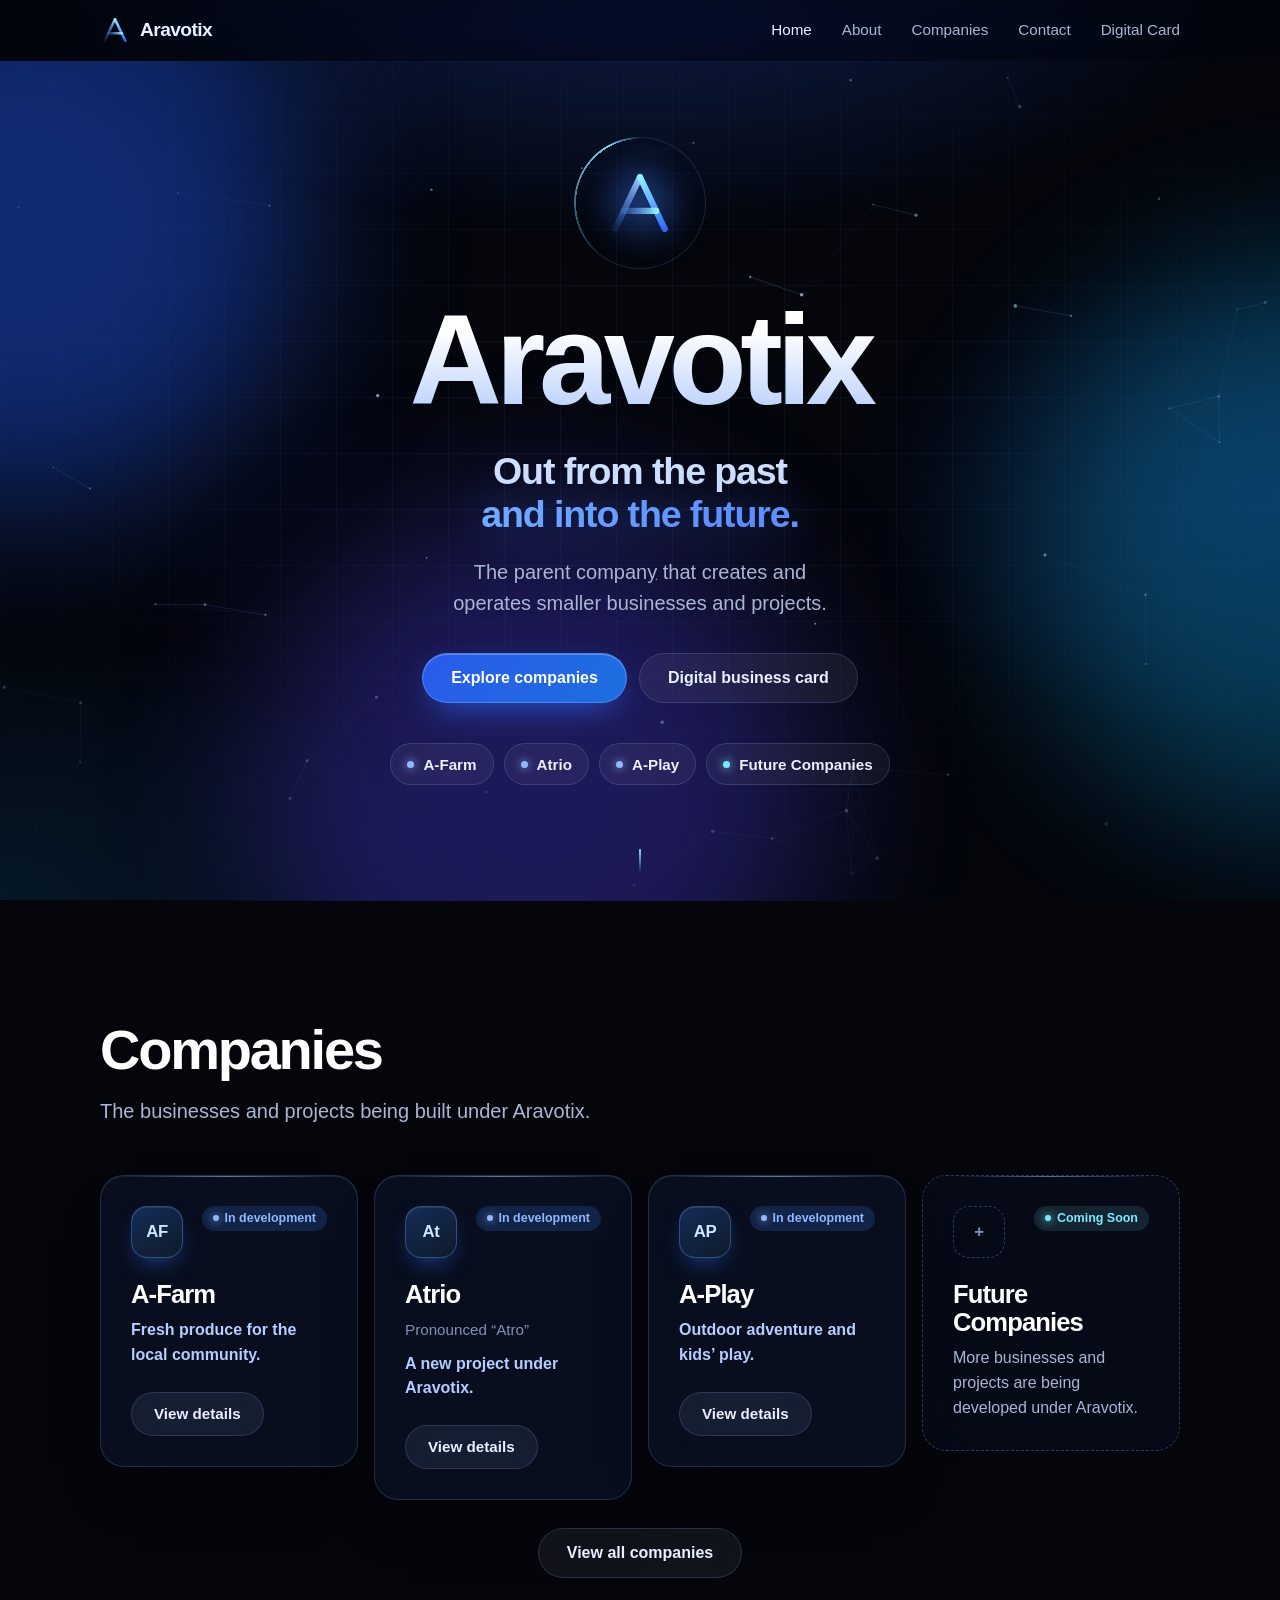
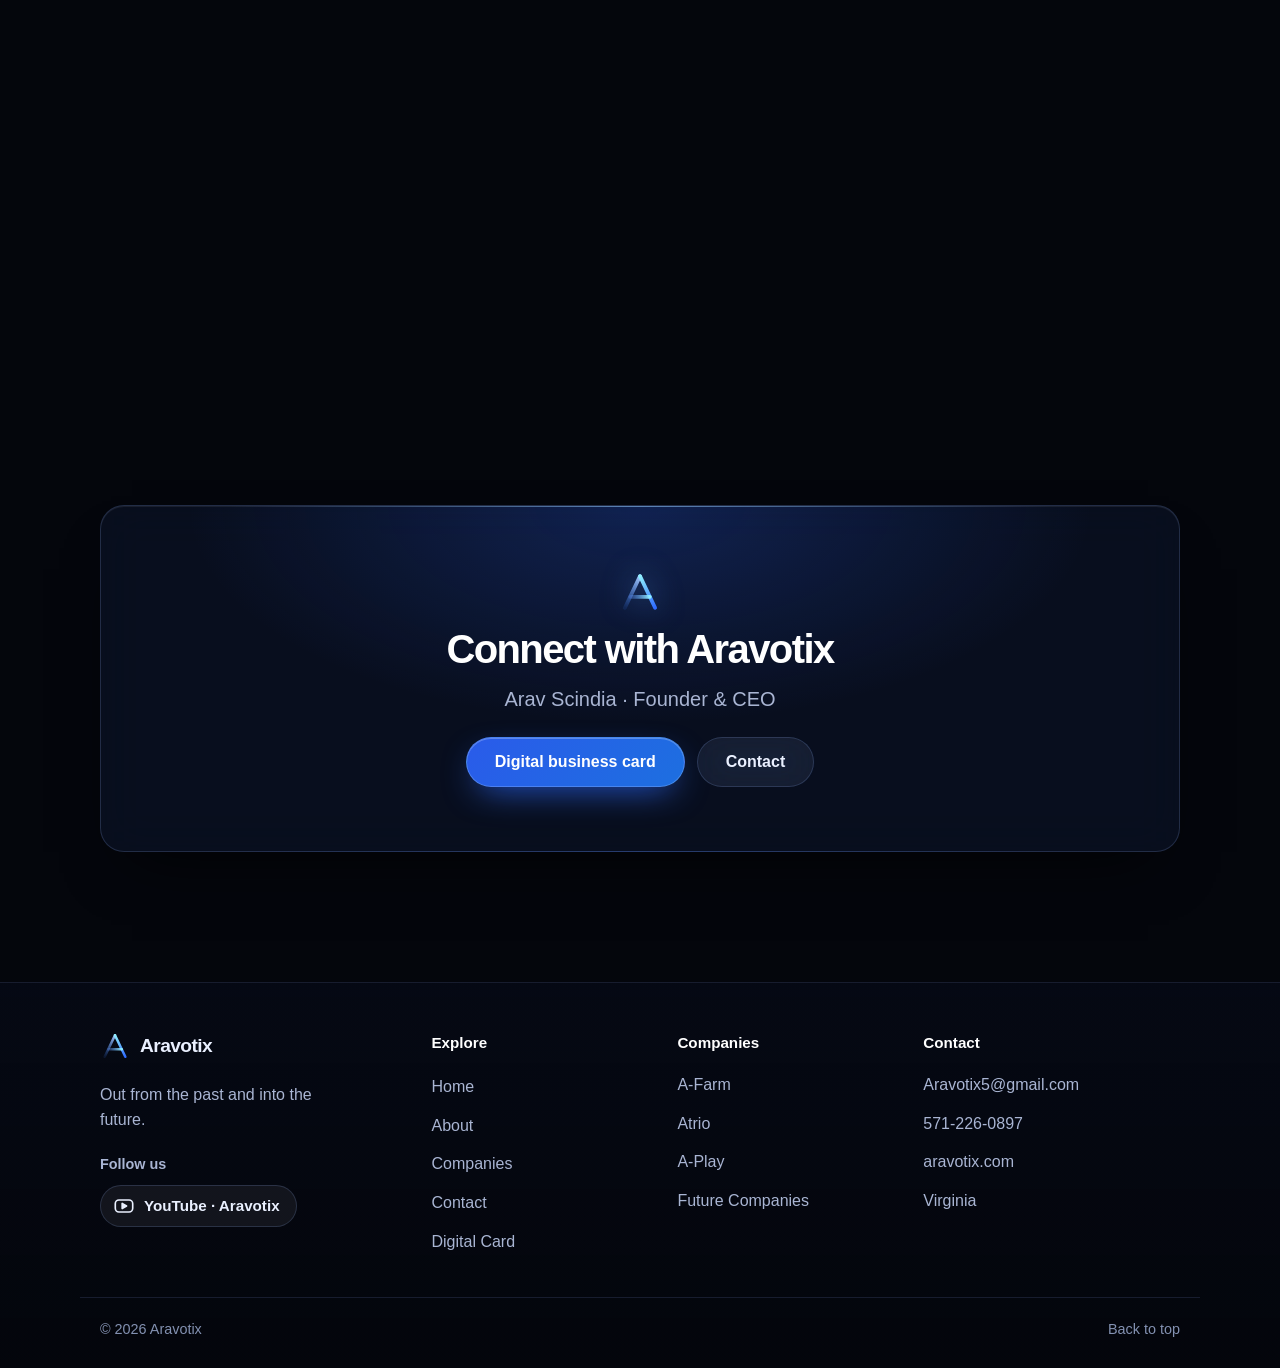
<file: index.html>
<!doctype html>
<html lang="en">
<head>
  <meta charset="utf-8">
  <meta name="viewport" content="width=device-width, initial-scale=1, viewport-fit=cover">
  <title>Aravotix — Out from the past and into the future.</title>
  <meta name="description" content="Aravotix is a parent company that creates and operates smaller businesses and projects. Out from the past and into the future.">
  <meta name="theme-color" content="#04060c">
  <meta name="color-scheme" content="dark">
  <meta name="format-detection" content="telephone=no">
  <meta property="og:title" content="Aravotix — Out from the past and into the future.">
  <meta property="og:description" content="Out from the past and into the future.">
  <link rel="icon" type="image/svg+xml" href="logo.svg">
  <link rel="stylesheet" href="styles.css">
  <script src="businesses.js" defer></script>
  <script src="app.js" defer></script>
</head>
<body>
  <a class="skip-link" href="#main">Skip to content</a>

  <header class="site-header">
    <div class="wrap site-header__bar">
      <a class="brand" href="index.html" aria-label="Aravotix home">
        <img class="brand__logo" src="logo.svg" alt="" width="30" height="30">
        <span class="brand__name">Aravotix</span>
      </a>
      <button class="nav-toggle" type="button" aria-expanded="false" aria-controls="site-nav" aria-label="Open menu">
        <span class="nav-toggle__bars" aria-hidden="true"></span>
      </button>
      <nav id="site-nav" class="site-nav" aria-label="Primary">
        <a href="index.html" aria-current="page">Home</a>
        <a href="about.html">About</a>
        <a href="companies.html">Companies</a>
        <a href="contact.html">Contact</a>
        <a href="card.html">Digital Card</a>
      </nav>
    </div>
  </header>

  <main id="main">
    <!-- Hero -->
    <section class="hero" id="top" aria-labelledby="hero-title">
      <div class="hero__backdrop" aria-hidden="true">
        <span class="hero__grid"></span>
        <canvas class="hero__canvas"></canvas>
        <span class="orb orb--a"></span>
        <span class="orb orb--b"></span>
        <span class="orb orb--c"></span>
      </div>
      <div class="wrap hero__inner">
        <div class="emblem">
          <img class="emblem__logo" src="logo.svg" alt="Aravotix logo" width="72" height="72">
        </div>
        <h1 class="hero__title" id="hero-title">Aravotix</h1>
        <p class="hero__motto"><span class="motto__a">Out from the past</span> <span class="motto__b">and into the future.</span></p>
        <p class="hero__lead">The parent company that creates and operates smaller businesses and projects.</p>
        <div class="hero__actions">
          <a class="btn btn--primary" href="companies.html">Explore companies</a>
          <a class="btn btn--glass" href="card.html">Digital business card</a>
        </div>
        <ul class="chips" data-business-chips aria-label="Companies"></ul>
      </div>
      <a class="scroll-cue" href="#companies" aria-label="Scroll to companies">
        <span class="scroll-cue__line"></span>
      </a>
    </section>

    <!-- Companies preview -->
    <section class="section" id="companies" aria-labelledby="companies-title">
      <div class="wrap">
        <div class="section__head" data-reveal>
          <h2 class="section__title" id="companies-title">Companies</h2>
          <p class="section__lead">The businesses and projects being built under Aravotix.</p>
        </div>
        <div class="grid" data-business-grid data-variant="compact" aria-busy="true">
          <p class="grid__status">Loading companies&hellip;</p>
          <noscript><p class="grid__status">Companies are listed here when JavaScript is turned on.</p></noscript>
        </div>
        <div class="section__more" data-reveal>
          <a class="btn btn--glass" href="companies.html">View all companies</a>
        </div>
      </div>
    </section>

    <!-- Mission -->
    <section class="section" aria-labelledby="mission-title">
      <div class="wrap">
        <article class="card mission mission--wide" data-reveal>
          <h2 class="card__title" id="mission-title">Our mission</h2>
          <p class="mission__text" data-company-mission><noscript>Company details load when JavaScript is turned on.</noscript></p>
          <a class="btn btn--glass" href="about.html">About Aravotix</a>
        </article>
      </div>
    </section>

    <!-- Connect -->
    <section class="section" aria-labelledby="connect-title">
      <div class="wrap">
        <div class="card founder" data-reveal>
          <img class="founder__logo" src="logo.svg" alt="" width="44" height="44">
          <h2 class="section__title section__title--sm" id="connect-title">Connect with Aravotix</h2>
          <p class="founder__who"><span data-field="founderName"></span> &middot; <span data-field="founderTitle"></span></p>
          <div class="founder__actions">
            <a class="btn btn--primary" href="card.html">Digital business card</a>
            <a class="btn btn--glass" href="contact.html">Contact</a>
          </div>
        </div>
      </div>
    </section>
  </main>

  <footer class="site-footer">
    <div class="wrap footer__grid">
      <div class="footer__about">
        <a class="brand" href="index.html" aria-label="Aravotix home">
          <img class="brand__logo" src="logo.svg" alt="" width="30" height="30">
          <span class="brand__name">Aravotix</span>
        </a>
        <p class="footer__motto">Out from the past and into the future.</p>
        <div class="follow follow--footer" data-follow hidden>
          <p class="follow__label">Follow us</p>
          <ul class="social" data-social="company"></ul>
        </div>
      </div>
      <nav class="footer__nav" aria-label="Footer">
        <p class="footer__head">Explore</p>
        <a href="index.html">Home</a>
        <a href="about.html">About</a>
        <a href="companies.html">Companies</a>
        <a href="contact.html">Contact</a>
        <a href="card.html">Digital Card</a>
      </nav>
      <div>
        <p class="footer__head">Companies</p>
        <ul class="footer__list" data-business-list></ul>
      </div>
      <div>
        <p class="footer__head">Contact</p>
        <ul class="footer__list" data-footer-contact></ul>
      </div>
    </div>
    <div class="wrap footer__legal">
      <p>&copy; <span data-year>2026</span> Aravotix</p>
      <a class="footer__top" href="#top">Back to top</a>
    </div>
  </footer>
</body>
</html>
</file>
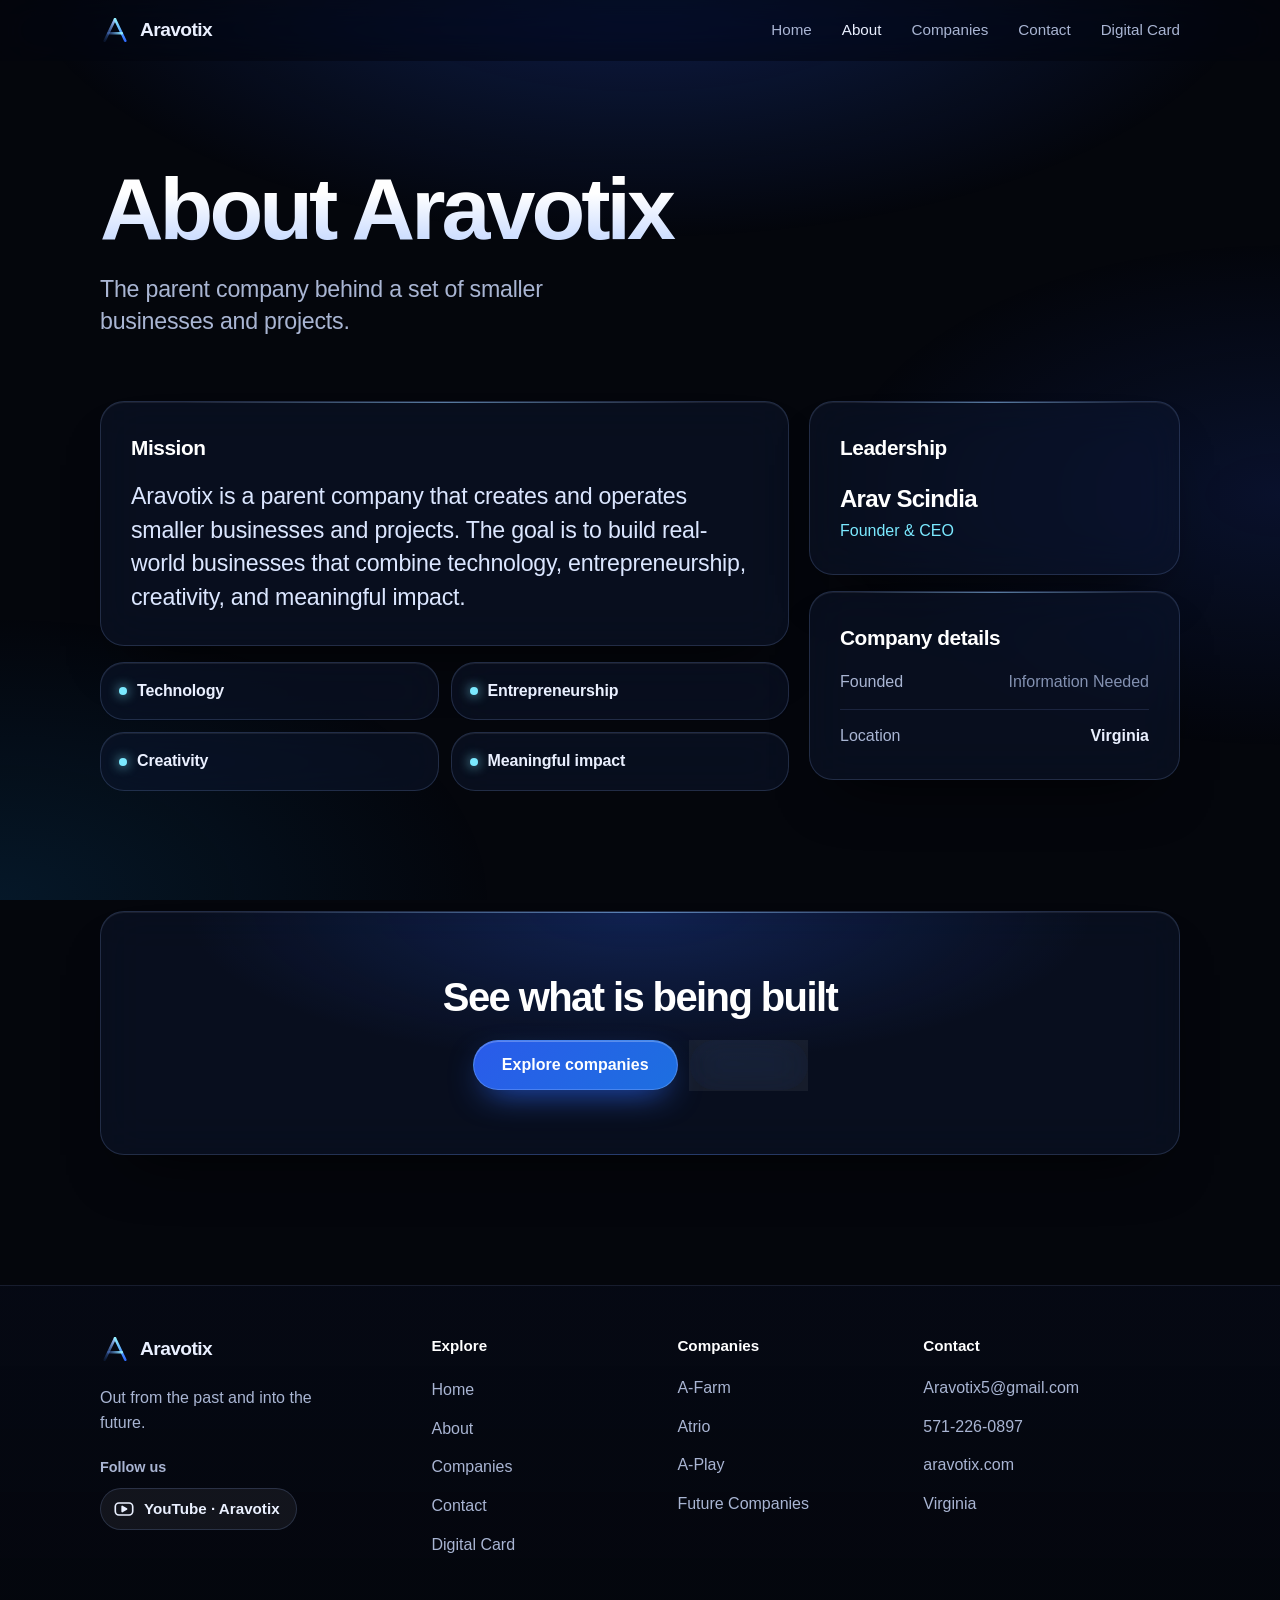
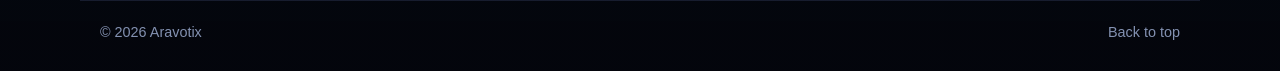
<file: about.html>
<!doctype html>
<html lang="en">
<head>
  <meta charset="utf-8">
  <meta name="viewport" content="width=device-width, initial-scale=1, viewport-fit=cover">
  <title>About · Aravotix</title>
  <meta name="description" content="About Aravotix, a parent company that creates and operates smaller businesses and projects.">
  <meta name="theme-color" content="#04060c">
  <meta name="color-scheme" content="dark">
  <meta name="format-detection" content="telephone=no">
  <meta property="og:title" content="About · Aravotix">
  <meta property="og:description" content="Out from the past and into the future.">
  <link rel="icon" type="image/svg+xml" href="logo.svg">
  <link rel="stylesheet" href="styles.css">
  <script src="businesses.js" defer></script>
  <script src="app.js" defer></script>
</head>
<body>
  <a class="skip-link" href="#main">Skip to content</a>

  <header class="site-header">
    <div class="wrap site-header__bar">
      <a class="brand" href="index.html" aria-label="Aravotix home">
        <img class="brand__logo" src="logo.svg" alt="" width="30" height="30">
        <span class="brand__name">Aravotix</span>
      </a>
      <button class="nav-toggle" type="button" aria-expanded="false" aria-controls="site-nav" aria-label="Open menu">
        <span class="nav-toggle__bars" aria-hidden="true"></span>
      </button>
      <nav id="site-nav" class="site-nav" aria-label="Primary">
        <a href="index.html">Home</a>
        <a href="about.html" aria-current="page">About</a>
        <a href="companies.html">Companies</a>
        <a href="contact.html">Contact</a>
        <a href="card.html">Digital Card</a>
      </nav>
    </div>
  </header>

  <main id="main">
    <section class="page-hero" id="top">
      <div class="wrap">
        <h1 class="page-hero__title">About Aravotix</h1>
        <p class="page-hero__lead">The parent company behind a set of smaller businesses and projects.</p>
      </div>
    </section>

    <section class="section" aria-label="Mission and company details">
      <div class="wrap about">
        <div class="about__main">
          <article class="card mission" data-reveal>
            <h2 class="card__title">Mission</h2>
            <p class="mission__text" data-company-mission><noscript>Company details load when JavaScript is turned on.</noscript></p>
          </article>
          <ul class="pillars" data-company-pillars aria-label="What Aravotix combines"></ul>
        </div>

        <div class="about__side">
          <aside class="card" data-reveal aria-labelledby="leader-title">
            <h2 class="card__title" id="leader-title">Leadership</h2>
            <p class="leader__name" data-field="founderName"></p>
            <p class="leader__title" data-field="founderTitle"></p>
          </aside>
          <aside class="card" data-reveal aria-labelledby="details-title">
            <h2 class="card__title" id="details-title">Company details</h2>
            <dl class="details" data-company-details></dl>
          </aside>
        </div>
      </div>
    </section>

    <section class="section" aria-labelledby="next-title">
      <div class="wrap">
        <div class="card founder" data-reveal>
          <h2 class="section__title section__title--sm" id="next-title">See what is being built</h2>
          <div class="founder__actions">
            <a class="btn btn--primary" href="companies.html">Explore companies</a>
            <a class="btn btn--glass" href="contact.html">Contact</a>
          </div>
        </div>
      </div>
    </section>
  </main>

  <footer class="site-footer">
    <div class="wrap footer__grid">
      <div class="footer__about">
        <a class="brand" href="index.html" aria-label="Aravotix home">
          <img class="brand__logo" src="logo.svg" alt="" width="30" height="30">
          <span class="brand__name">Aravotix</span>
        </a>
        <p class="footer__motto">Out from the past and into the future.</p>
        <div class="follow follow--footer" data-follow hidden>
          <p class="follow__label">Follow us</p>
          <ul class="social" data-social="company"></ul>
        </div>
      </div>
      <nav class="footer__nav" aria-label="Footer">
        <p class="footer__head">Explore</p>
        <a href="index.html">Home</a>
        <a href="about.html">About</a>
        <a href="companies.html">Companies</a>
        <a href="contact.html">Contact</a>
        <a href="card.html">Digital Card</a>
      </nav>
      <div>
        <p class="footer__head">Companies</p>
        <ul class="footer__list" data-business-list></ul>
      </div>
      <div>
        <p class="footer__head">Contact</p>
        <ul class="footer__list" data-footer-contact></ul>
      </div>
    </div>
    <div class="wrap footer__legal">
      <p>&copy; <span data-year>2026</span> Aravotix</p>
      <a class="footer__top" href="#top">Back to top</a>
    </div>
  </footer>
</body>
</html>
</file>
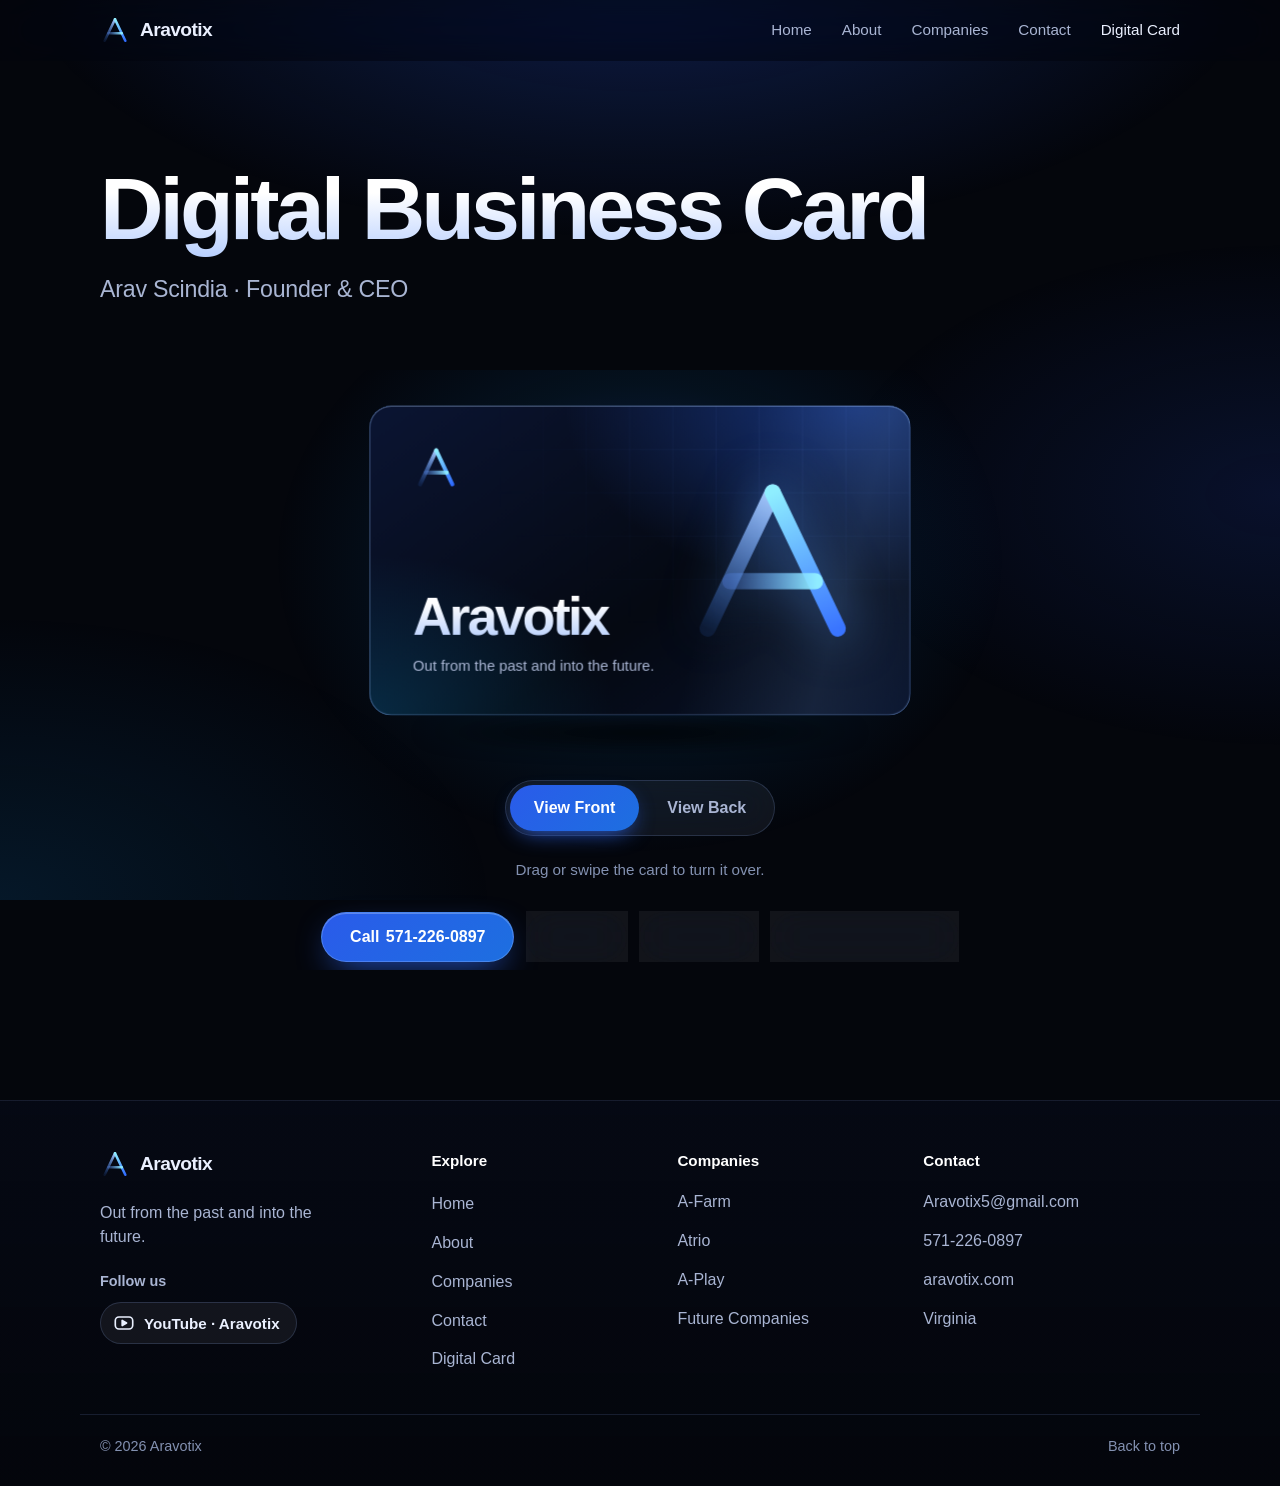
<file: card.html>
<!doctype html>
<html lang="en">
<head>
  <meta charset="utf-8">
  <meta name="viewport" content="width=device-width, initial-scale=1, viewport-fit=cover">
  <title>Digital Business Card · Aravotix</title>
  <meta name="description" content="The Aravotix digital business card for Arav Scindia, Founder & CEO.">
  <meta name="theme-color" content="#04060c">
  <meta name="color-scheme" content="dark">
  <meta name="format-detection" content="telephone=no">
  <meta property="og:title" content="Digital Business Card · Aravotix">
  <meta property="og:description" content="Out from the past and into the future.">
  <link rel="icon" type="image/svg+xml" href="logo.svg">
  <link rel="stylesheet" href="styles.css">
  <script src="businesses.js" defer></script>
  <script src="app.js" defer></script>
</head>
<body>
  <a class="skip-link" href="#main">Skip to content</a>

  <header class="site-header">
    <div class="wrap site-header__bar">
      <a class="brand" href="index.html" aria-label="Aravotix home">
        <img class="brand__logo" src="logo.svg" alt="" width="30" height="30">
        <span class="brand__name">Aravotix</span>
      </a>
      <button class="nav-toggle" type="button" aria-expanded="false" aria-controls="site-nav" aria-label="Open menu">
        <span class="nav-toggle__bars" aria-hidden="true"></span>
      </button>
      <nav id="site-nav" class="site-nav" aria-label="Primary">
        <a href="index.html">Home</a>
        <a href="about.html">About</a>
        <a href="companies.html">Companies</a>
        <a href="contact.html">Contact</a>
        <a href="card.html" aria-current="page">Digital Card</a>
      </nav>
    </div>
  </header>

  <main id="main">
    <section class="page-hero" id="top">
      <div class="wrap">
        <h1 class="page-hero__title">Digital Business Card</h1>
        <p class="page-hero__lead"><span data-field="founderName"></span> &middot; <span data-field="founderTitle"></span></p>
      </div>
    </section>

    <section class="section" aria-label="Business card">
      <div class="wrap">
        <div class="card-stage">
          <div class="card-scene" data-card-scene tabindex="0" role="group" aria-label="Aravotix business card. Drag, swipe or use the buttons to turn it over.">
            <div class="card-shadow" data-card-shadow aria-hidden="true"></div>
            <div class="card3d" data-card>
              <span class="card3d__slice s1" aria-hidden="true"></span>
              <span class="card3d__slice s2" aria-hidden="true"></span>
              <span class="card3d__slice s3" aria-hidden="true"></span>
              <span class="card3d__slice s4" aria-hidden="true"></span>

              <!-- Front -->
              <div class="card3d__face card3d__front" data-face="front">
                <div class="cf">
                  <img class="cf__mark" src="logo.svg" alt="" width="40" height="40">
                  <div class="cf__lower">
                    <p class="cf__word">Aravotix</p>
                    <p class="cf__motto">Out from the past and into the future.</p>
                  </div>
                </div>
                <img class="cf__emblem" src="logo.svg" alt="Aravotix logo" width="170" height="170">
              </div>

              <!-- Back -->
              <div class="card3d__face card3d__back" data-face="back" aria-hidden="true">
                <img class="cb__emblem" src="logo.svg" alt="" width="150" height="150">
                <div class="cb">
                  <div class="cb__brand">
                    <img src="logo.svg" alt="" width="28" height="28">
                    <span>Aravotix</span>
                  </div>
                  <div class="cb__who">
                    <p class="cb__name" data-field="founderName"></p>
                    <p class="cb__title" data-field="founderTitle"></p>
                  </div>
                  <ul class="cb__list">
                    <li><span class="cb__label">Phone</span><span data-field="phone"></span></li>
                    <li><span class="cb__label">Email</span><span data-field="email"></span></li>
                    <li><span class="cb__label">Web</span><span data-field="website"></span></li>
                  </ul>
                </div>
              </div>
            </div>
          </div>

          <div class="seg" role="group" aria-label="Card side">
            <button class="seg__btn" type="button" data-card-view="front" aria-pressed="true">View Front</button>
            <button class="seg__btn" type="button" data-card-view="back" aria-pressed="false">View Back</button>
          </div>
          <p class="card-hint">Drag or swipe the card to turn it over.</p>

          <div class="founder__actions">
            <a class="btn btn--primary" data-link="phone">Call <span data-field="phone"></span></a>
            <a class="btn btn--glass" data-link="email">Email</a>
            <a class="btn btn--glass" data-link="website">Website</a>
            <a class="btn btn--glass" data-link="digitalCard">Open digital card</a>
          </div>
        </div>
      </div>
    </section>
  </main>

  <footer class="site-footer">
    <div class="wrap footer__grid">
      <div class="footer__about">
        <a class="brand" href="index.html" aria-label="Aravotix home">
          <img class="brand__logo" src="logo.svg" alt="" width="30" height="30">
          <span class="brand__name">Aravotix</span>
        </a>
        <p class="footer__motto">Out from the past and into the future.</p>
        <div class="follow follow--footer" data-follow hidden>
          <p class="follow__label">Follow us</p>
          <ul class="social" data-social="company"></ul>
        </div>
      </div>
      <nav class="footer__nav" aria-label="Footer">
        <p class="footer__head">Explore</p>
        <a href="index.html">Home</a>
        <a href="about.html">About</a>
        <a href="companies.html">Companies</a>
        <a href="contact.html">Contact</a>
        <a href="card.html">Digital Card</a>
      </nav>
      <div>
        <p class="footer__head">Companies</p>
        <ul class="footer__list" data-business-list></ul>
      </div>
      <div>
        <p class="footer__head">Contact</p>
        <ul class="footer__list" data-footer-contact></ul>
      </div>
    </div>
    <div class="wrap footer__legal">
      <p>&copy; <span data-year>2026</span> Aravotix</p>
      <a class="footer__top" href="#top">Back to top</a>
    </div>
  </footer>
</body>
</html>
</file>
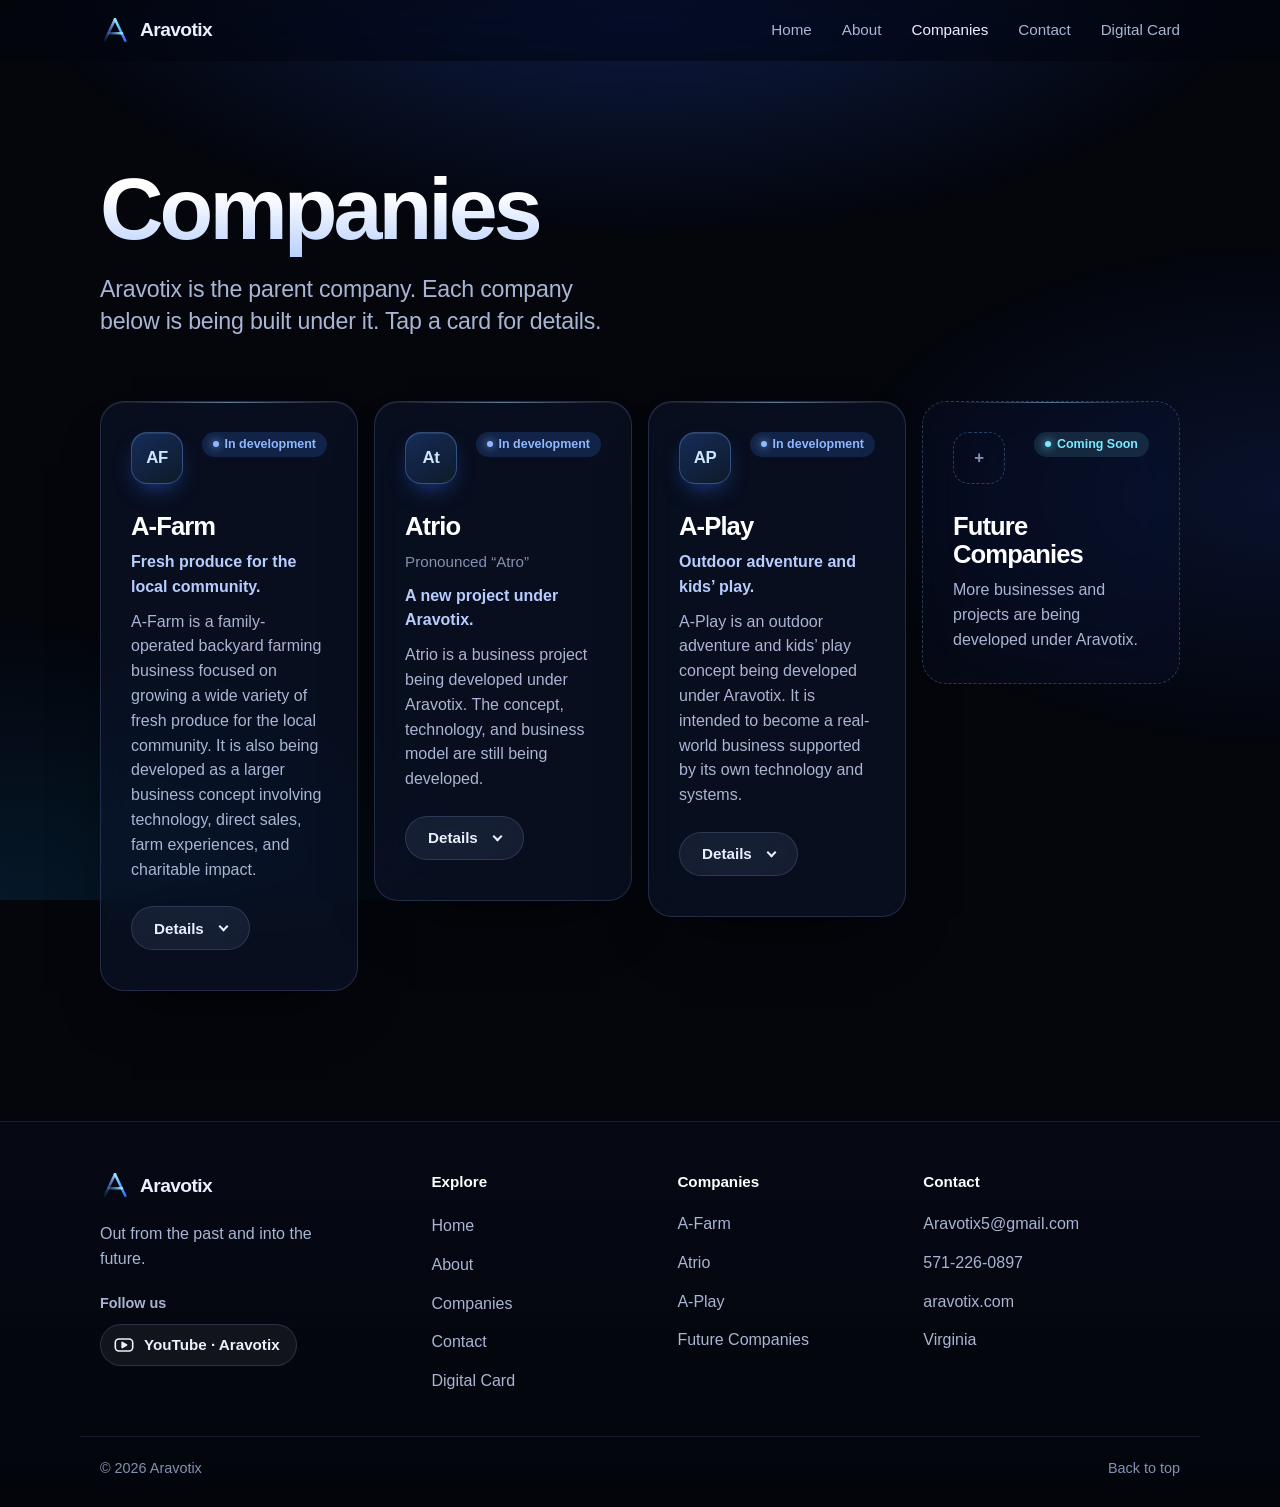
<file: companies.html>
<!doctype html>
<html lang="en">
<head>
  <meta charset="utf-8">
  <meta name="viewport" content="width=device-width, initial-scale=1, viewport-fit=cover">
  <title>Companies · Aravotix</title>
  <meta name="description" content="The businesses and projects being built under Aravotix: A-Farm, Atrio, A-Play and future companies.">
  <meta name="theme-color" content="#04060c">
  <meta name="color-scheme" content="dark">
  <meta name="format-detection" content="telephone=no">
  <meta property="og:title" content="Companies · Aravotix">
  <meta property="og:description" content="Out from the past and into the future.">
  <link rel="icon" type="image/svg+xml" href="logo.svg">
  <link rel="stylesheet" href="styles.css">
  <script src="businesses.js" defer></script>
  <script src="app.js" defer></script>
</head>
<body>
  <a class="skip-link" href="#main">Skip to content</a>

  <header class="site-header">
    <div class="wrap site-header__bar">
      <a class="brand" href="index.html" aria-label="Aravotix home">
        <img class="brand__logo" src="logo.svg" alt="" width="30" height="30">
        <span class="brand__name">Aravotix</span>
      </a>
      <button class="nav-toggle" type="button" aria-expanded="false" aria-controls="site-nav" aria-label="Open menu">
        <span class="nav-toggle__bars" aria-hidden="true"></span>
      </button>
      <nav id="site-nav" class="site-nav" aria-label="Primary">
        <a href="index.html">Home</a>
        <a href="about.html">About</a>
        <a href="companies.html" aria-current="page">Companies</a>
        <a href="contact.html">Contact</a>
        <a href="card.html">Digital Card</a>
      </nav>
    </div>
  </header>

  <main id="main">
    <section class="page-hero" id="top">
      <div class="wrap">
        <h1 class="page-hero__title">Companies</h1>
        <p class="page-hero__lead">Aravotix is the parent company. Each company below is being built under it. Tap a card for details.</p>
      </div>
    </section>

    <section class="section" aria-labelledby="all-title">
      <div class="wrap">
        <h2 class="visually-hidden" id="all-title">All companies</h2>
        <div class="grid" data-business-grid aria-busy="true">
          <p class="grid__status">Loading companies&hellip;</p>
          <noscript><p class="grid__status">Companies are listed here when JavaScript is turned on.</p></noscript>
        </div>
      </div>
    </section>
  </main>

  <footer class="site-footer">
    <div class="wrap footer__grid">
      <div class="footer__about">
        <a class="brand" href="index.html" aria-label="Aravotix home">
          <img class="brand__logo" src="logo.svg" alt="" width="30" height="30">
          <span class="brand__name">Aravotix</span>
        </a>
        <p class="footer__motto">Out from the past and into the future.</p>
        <div class="follow follow--footer" data-follow hidden>
          <p class="follow__label">Follow us</p>
          <ul class="social" data-social="company"></ul>
        </div>
      </div>
      <nav class="footer__nav" aria-label="Footer">
        <p class="footer__head">Explore</p>
        <a href="index.html">Home</a>
        <a href="about.html">About</a>
        <a href="companies.html">Companies</a>
        <a href="contact.html">Contact</a>
        <a href="card.html">Digital Card</a>
      </nav>
      <div>
        <p class="footer__head">Companies</p>
        <ul class="footer__list" data-business-list></ul>
      </div>
      <div>
        <p class="footer__head">Contact</p>
        <ul class="footer__list" data-footer-contact></ul>
      </div>
    </div>
    <div class="wrap footer__legal">
      <p>&copy; <span data-year>2026</span> Aravotix</p>
      <a class="footer__top" href="#top">Back to top</a>
    </div>
  </footer>
</body>
</html>
</file>
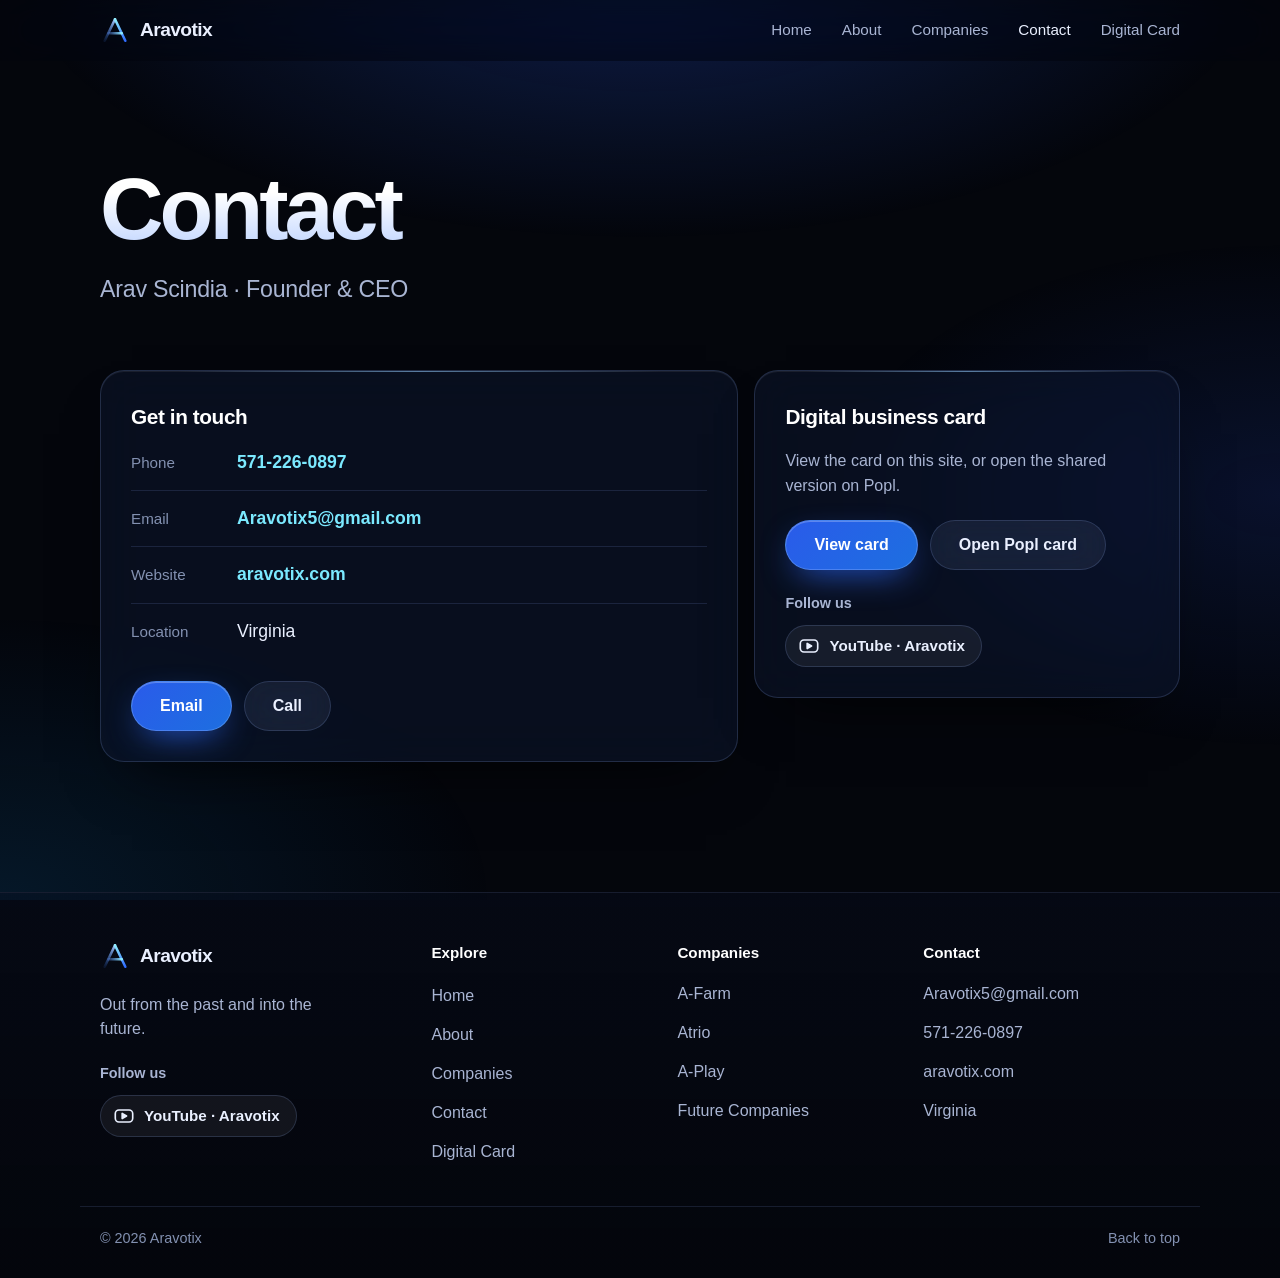
<file: contact.html>
<!doctype html>
<html lang="en">
<head>
  <meta charset="utf-8">
  <meta name="viewport" content="width=device-width, initial-scale=1, viewport-fit=cover">
  <title>Contact · Aravotix</title>
  <meta name="description" content="Contact Aravotix: Arav Scindia, Founder & CEO.">
  <meta name="theme-color" content="#04060c">
  <meta name="color-scheme" content="dark">
  <meta name="format-detection" content="telephone=no">
  <meta property="og:title" content="Contact · Aravotix">
  <meta property="og:description" content="Out from the past and into the future.">
  <link rel="icon" type="image/svg+xml" href="logo.svg">
  <link rel="stylesheet" href="styles.css">
  <script src="businesses.js" defer></script>
  <script src="app.js" defer></script>
</head>
<body>
  <a class="skip-link" href="#main">Skip to content</a>

  <header class="site-header">
    <div class="wrap site-header__bar">
      <a class="brand" href="index.html" aria-label="Aravotix home">
        <img class="brand__logo" src="logo.svg" alt="" width="30" height="30">
        <span class="brand__name">Aravotix</span>
      </a>
      <button class="nav-toggle" type="button" aria-expanded="false" aria-controls="site-nav" aria-label="Open menu">
        <span class="nav-toggle__bars" aria-hidden="true"></span>
      </button>
      <nav id="site-nav" class="site-nav" aria-label="Primary">
        <a href="index.html">Home</a>
        <a href="about.html">About</a>
        <a href="companies.html">Companies</a>
        <a href="contact.html" aria-current="page">Contact</a>
        <a href="card.html">Digital Card</a>
      </nav>
    </div>
  </header>

  <main id="main">
    <section class="page-hero" id="top">
      <div class="wrap">
        <h1 class="page-hero__title">Contact</h1>
        <p class="page-hero__lead"><span data-field="founderName"></span> &middot; <span data-field="founderTitle"></span></p>
      </div>
    </section>

    <section class="section" aria-labelledby="reach-title">
      <div class="wrap contact-grid">
        <article class="card contact-card" data-reveal>
          <h2 class="card__title" id="reach-title">Get in touch</h2>
          <ul class="contact-list">
            <li><span class="contact-list__label">Phone</span><a data-field="phone" data-link="phone"></a></li>
            <li><span class="contact-list__label">Email</span><a data-field="email" data-link="email"></a></li>
            <li><span class="contact-list__label">Website</span><a data-field="website" data-link="website"></a></li>
            <li><span class="contact-list__label">Location</span><span data-field="location"></span></li>
          </ul>
          <div class="founder__actions">
            <a class="btn btn--primary" data-link="email">Email</a>
            <a class="btn btn--glass" data-link="phone">Call</a>
          </div>
        </article>

        <aside class="card contact-card" data-reveal aria-labelledby="card-title">
          <h2 class="card__title" id="card-title">Digital business card</h2>
          <p class="contact-card__text">View the card on this site, or open the shared version on Popl.</p>
          <div class="founder__actions">
            <a class="btn btn--primary" href="card.html">View card</a>
            <a class="btn btn--glass" data-link="digitalCard">Open Popl card</a>
          </div>
          <div class="follow follow--left" data-follow hidden>
            <p class="follow__label">Follow us</p>
            <ul class="social" data-social="company"></ul>
          </div>
        </aside>
      </div>
    </section>
  </main>

  <footer class="site-footer">
    <div class="wrap footer__grid">
      <div class="footer__about">
        <a class="brand" href="index.html" aria-label="Aravotix home">
          <img class="brand__logo" src="logo.svg" alt="" width="30" height="30">
          <span class="brand__name">Aravotix</span>
        </a>
        <p class="footer__motto">Out from the past and into the future.</p>
        <div class="follow follow--footer" data-follow hidden>
          <p class="follow__label">Follow us</p>
          <ul class="social" data-social="company"></ul>
        </div>
      </div>
      <nav class="footer__nav" aria-label="Footer">
        <p class="footer__head">Explore</p>
        <a href="index.html">Home</a>
        <a href="about.html">About</a>
        <a href="companies.html">Companies</a>
        <a href="contact.html">Contact</a>
        <a href="card.html">Digital Card</a>
      </nav>
      <div>
        <p class="footer__head">Companies</p>
        <ul class="footer__list" data-business-list></ul>
      </div>
      <div>
        <p class="footer__head">Contact</p>
        <ul class="footer__list" data-footer-contact></ul>
      </div>
    </div>
    <div class="wrap footer__legal">
      <p>&copy; <span data-year>2026</span> Aravotix</p>
      <a class="footer__top" href="#top">Back to top</a>
    </div>
  </footer>
</body>
</html>
</file>
<file: styles.css>
/* Aravotix — styles.css
   Dark black/blue design. Mobile-first. Tuned for iPhone Safari
   (safe areas, 16px+ text, -webkit- prefixes, svh units). */

/* ---------- Tokens ---------- */
:root {
  color-scheme: dark;

  --bg: #04060c;
  --ink: #eaf0ff;
  --ink-soft: #a9b5d3;
  --ink-faint: #8391b1;
  --blue: #3b82ff;
  --blue-deep: #2451d6;
  --cyan: #7be9ff;
  --line: rgba(140, 170, 255, 0.14);

  --glass: rgba(14, 22, 44, 0.55);
  --glass-edge: rgba(150, 180, 255, 0.18);
  --shadow: 0 1px 0 rgba(255, 255, 255, 0.07) inset, 0 32px 60px -32px rgba(0, 0, 0, 0.85);

  --radius-lg: 24px;
  --ease: cubic-bezier(0.22, 0.7, 0.2, 1);
  --header-h: 60px;

  --font: -apple-system, BlinkMacSystemFont, "SF Pro Display", "SF Pro Text", "Helvetica Neue",
    "Segoe UI", Roboto, Arial, sans-serif;
}

/* ---------- Base ---------- */
*,
*::before,
*::after {
  box-sizing: border-box;
}

html {
  -webkit-text-size-adjust: 100%;
  text-size-adjust: 100%;
  scroll-behavior: smooth;
  scroll-padding-top: calc(var(--header-h) + 12px);
  background: var(--bg);
}

body {
  margin: 0;
  min-height: 100vh;
  font-family: var(--font);
  font-size: 1rem;
  line-height: 1.55;
  color: var(--ink);
  -webkit-font-smoothing: antialiased;
  -moz-osx-font-smoothing: grayscale;
  -webkit-tap-highlight-color: transparent;
}

/* Deep blue glow that stays put behind the whole page. */
body::before {
  content: "";
  position: fixed;
  top: 0;
  right: 0;
  bottom: 0;
  left: 0;
  z-index: -1;
  pointer-events: none;
  background:
    radial-gradient(70% 45% at 50% -5%, rgba(37, 84, 214, 0.32), transparent 70%),
    radial-gradient(50% 40% at 100% 55%, rgba(30, 64, 175, 0.2), transparent 70%),
    radial-gradient(55% 45% at 0% 100%, rgba(14, 116, 190, 0.16), transparent 70%);
}

::selection {
  background: rgba(59, 130, 255, 0.45);
  color: #fff;
}

img,
svg {
  max-width: 100%;
  height: auto;
}

h1,
h2,
h3,
p,
ul,
dl,
dd {
  margin: 0;
}

h1,
h2,
h3 {
  text-wrap: balance;
}

a {
  color: var(--cyan);
}

:focus-visible {
  outline: 3px solid rgba(123, 233, 255, 0.7);
  outline-offset: 3px;
}

[hidden] {
  display: none !important;
}

.visually-hidden {
  position: absolute;
  width: 1px;
  height: 1px;
  margin: -1px;
  padding: 0;
  overflow: hidden;
  clip: rect(0, 0, 0, 0);
  white-space: nowrap;
  border: 0;
}

.wrap {
  width: 100%;
  max-width: 1120px;
  margin: 0 auto;
  padding-left: max(20px, env(safe-area-inset-left));
  padding-right: max(20px, env(safe-area-inset-right));
}

.skip-link {
  position: absolute;
  left: 16px;
  top: -72px;
  z-index: 100;
  padding: 12px 18px;
  border-radius: 12px;
  background: #fff;
  color: #04060c;
  font-weight: 600;
  text-decoration: none;
  transition: top 0.2s var(--ease);
}

.skip-link:focus {
  top: 12px;
}

.is-missing {
  color: var(--ink-faint);
}

/* ---------- Header & navigation ---------- */
.site-header {
  position: sticky;
  top: 0;
  z-index: 50;
  padding-top: env(safe-area-inset-top);
  background: rgba(4, 6, 12, 0.6);
  -webkit-backdrop-filter: saturate(160%) blur(20px);
  backdrop-filter: saturate(160%) blur(20px);
  border-bottom: 1px solid transparent;
  transition: border-color 0.3s, background-color 0.3s;
}

.site-header.is-scrolled {
  background: rgba(4, 6, 12, 0.78);
  border-bottom-color: var(--line);
}

/* Thin reading-progress line (app.js sets --progress). */
.site-header::after {
  content: "";
  position: absolute;
  left: 0;
  bottom: -1px;
  width: 100%;
  height: 2px;
  background: linear-gradient(90deg, var(--blue), var(--cyan));
  transform: scaleX(var(--progress, 0));
  transform-origin: left;
  pointer-events: none;
}

.site-header__bar {
  display: flex;
  align-items: center;
  justify-content: space-between;
  min-height: var(--header-h);
}

.brand {
  display: inline-flex;
  align-items: center;
  gap: 10px;
  color: var(--ink);
  text-decoration: none;
}

.brand__logo {
  display: block;
  width: 30px;
  height: 30px;
}

.brand__name {
  font-size: 1.2rem;
  font-weight: 700;
  letter-spacing: -0.03em;
}

.nav-toggle {
  position: relative;
  width: 44px;
  height: 44px;
  margin-right: -10px;
  padding: 0;
  border: 0;
  border-radius: 12px;
  background: transparent;
  cursor: pointer;
}

.nav-toggle__bars {
  position: absolute;
  top: 50%;
  left: 50%;
  width: 18px;
  height: 2px;
  margin: -1px 0 0 -9px;
  border-radius: 2px;
  background: var(--ink);
  transition: background-color 0.2s;
}

.nav-toggle__bars::before,
.nav-toggle__bars::after {
  content: "";
  position: absolute;
  left: 0;
  width: 100%;
  height: 2px;
  border-radius: 2px;
  background: var(--ink);
  transition: transform 0.3s var(--ease);
}

.nav-toggle__bars::before {
  top: -6px;
}

.nav-toggle__bars::after {
  top: 6px;
}

.nav-toggle[aria-expanded="true"] .nav-toggle__bars {
  background: transparent;
}

.nav-toggle[aria-expanded="true"] .nav-toggle__bars::before {
  transform: translateY(6px) rotate(45deg);
}

.nav-toggle[aria-expanded="true"] .nav-toggle__bars::after {
  transform: translateY(-6px) rotate(-45deg);
}

.site-nav {
  position: absolute;
  top: 100%;
  left: 0;
  right: 0;
  display: flex;
  flex-direction: column;
  padding: 6px max(20px, env(safe-area-inset-right)) 18px max(20px, env(safe-area-inset-left));
  background: rgba(6, 10, 22, 0.94);
  -webkit-backdrop-filter: saturate(160%) blur(22px);
  backdrop-filter: saturate(160%) blur(22px);
  border-bottom: 1px solid var(--line);
  opacity: 0;
  visibility: hidden;
  transform: translateY(-8px);
  transition: opacity 0.25s var(--ease), transform 0.25s var(--ease), visibility 0s linear 0.25s;
}

.site-nav.is-open {
  opacity: 1;
  visibility: visible;
  transform: none;
  transition-delay: 0s;
}

.site-nav a {
  padding: 16px 4px;
  border-bottom: 1px solid var(--line);
  font-size: 1.25rem;
  font-weight: 600;
  letter-spacing: -0.01em;
  color: var(--ink);
  text-decoration: none;
}

.site-nav a:last-child {
  border-bottom: 0;
}

.site-nav a[aria-current="page"] {
  color: var(--cyan);
}

@media (min-width: 760px) {
  .nav-toggle {
    display: none;
  }

  .site-nav {
    position: static;
    flex-direction: row;
    gap: 30px;
    padding: 0;
    background: none;
    -webkit-backdrop-filter: none;
    backdrop-filter: none;
    border: 0;
    opacity: 1;
    visibility: visible;
    transform: none;
  }

  .site-nav a {
    padding: 0;
    border: 0;
    font-size: 0.95rem;
    font-weight: 500;
    letter-spacing: 0;
    color: var(--ink-soft);
    transition: color 0.2s;
  }

  .site-nav a:hover,
  .site-nav a[aria-current="page"] {
    color: var(--ink);
  }
}

/* ---------- Buttons ---------- */
.btn {
  display: inline-flex;
  align-items: center;
  justify-content: center;
  gap: 0.4em;
  min-height: 50px;
  padding: 0 28px;
  border: 1px solid transparent;
  border-radius: 999px;
  font-family: inherit;
  font-size: 1rem;
  font-weight: 600;
  line-height: 1;
  text-decoration: none;
  cursor: pointer;
  transition: transform 0.25s var(--ease), background-color 0.25s, box-shadow 0.3s, border-color 0.25s;
}

.btn:active {
  transform: scale(0.97);
}

.btn--primary {
  background: linear-gradient(135deg, #2a5bea, #1d6fe0);
  color: #fff;
  border-color: rgba(140, 190, 255, 0.35);
  box-shadow: 0 12px 34px -12px rgba(47, 107, 255, 0.9), 0 1px 0 rgba(255, 255, 255, 0.25) inset;
}

.btn--glass {
  background: rgba(255, 255, 255, 0.06);
  -webkit-backdrop-filter: blur(18px) saturate(150%);
  backdrop-filter: blur(18px) saturate(150%);
  border-color: var(--glass-edge);
  color: var(--ink);
}

.btn--small {
  min-height: 44px;
  padding: 0 22px;
  font-size: 0.95rem;
}

@media (hover: hover) {
  .btn--primary:hover {
    box-shadow: 0 16px 42px -10px rgba(47, 107, 255, 1), 0 1px 0 rgba(255, 255, 255, 0.3) inset;
    transform: translateY(-1px);
  }

  .btn--glass:hover {
    background: rgba(255, 255, 255, 0.11);
    border-color: rgba(170, 200, 255, 0.35);
  }
}

/* ---------- Hero ---------- */
.hero {
  position: relative;
  isolation: isolate;
  display: grid;
  place-items: center;
  min-height: calc(100vh - var(--header-h));
  min-height: calc(100svh - var(--header-h));
  padding: 48px 0 88px;
  overflow: hidden;
  text-align: center;
}

.hero__backdrop {
  position: absolute;
  top: 0;
  right: 0;
  bottom: 0;
  left: 0;
  z-index: -1;
  pointer-events: none;
}

.hero__grid {
  position: absolute;
  top: 0;
  right: 0;
  bottom: 0;
  left: 0;
  background-image:
    linear-gradient(rgba(110, 150, 255, 0.09) 1px, transparent 1px),
    linear-gradient(90deg, rgba(110, 150, 255, 0.09) 1px, transparent 1px);
  background-size: 56px 56px;
  -webkit-mask-image: radial-gradient(70% 60% at 50% 42%, #000 0%, transparent 100%);
  mask-image: radial-gradient(70% 60% at 50% 42%, #000 0%, transparent 100%);
  animation: fade-in 2.4s var(--ease) both;
}

.hero__canvas {
  position: absolute;
  top: 0;
  left: 0;
  width: 100%;
  height: 100%;
  -webkit-mask-image: radial-gradient(75% 65% at 50% 45%, #000 20%, transparent 100%);
  mask-image: radial-gradient(75% 65% at 50% 45%, #000 20%, transparent 100%);
  animation: fade-in 2.4s var(--ease) 0.3s both;
}

.orb {
  --size: min(80vw, 560px);
  position: absolute;
  width: var(--size);
  height: var(--size);
  border-radius: 50%;
  filter: blur(80px);
  opacity: 0.5;
  will-change: transform;
  animation:
    bloom 2.4s var(--ease) both,
    drift 24s ease-in-out 2.4s infinite alternate;
}

.orb--a {
  top: -14%;
  left: -20%;
  background: #1d4ed8;
}

.orb--b {
  top: 24%;
  right: -24%;
  background: #0ea5e9;
  opacity: 0.32;
  animation-delay: 0.2s, 2.6s;
  animation-duration: 2.4s, 29s;
}

.orb--c {
  bottom: -20%;
  left: 20%;
  background: #4338ca;
  opacity: 0.4;
  animation-delay: 0.4s, 2.8s;
  animation-duration: 2.4s, 27s;
}

.hero__inner {
  position: relative;
}

.emblem {
  position: relative;
  display: grid;
  place-items: center;
  width: 116px;
  height: 116px;
  margin: 0 auto 26px;
  border-radius: 50%;
  background: radial-gradient(closest-side, rgba(47, 107, 255, 0.28), rgba(47, 107, 255, 0.04) 70%, transparent);
  box-shadow: 0 0 0 1px rgba(140, 180, 255, 0.16) inset;
  animation: rise 1s var(--ease) 0.05s both, float 7s ease-in-out 1.2s infinite alternate;
}

/* Slow orbiting highlight around the emblem. */
.emblem::before {
  content: "";
  position: absolute;
  top: 0;
  right: 0;
  bottom: 0;
  left: 0;
  border-radius: 50%;
  background: conic-gradient(from 0deg, transparent 0 60%, rgba(123, 233, 255, 0.95) 92%, transparent 100%);
  -webkit-mask: radial-gradient(farthest-side, transparent calc(100% - 2px), #000 calc(100% - 2px));
  mask: radial-gradient(farthest-side, transparent calc(100% - 2px), #000 calc(100% - 2px));
  animation: spin 9s linear infinite;
}

.emblem__logo {
  position: relative;
  width: 72px;
  height: 72px;
  filter: drop-shadow(0 0 18px rgba(80, 150, 255, 0.65));
}

.hero__title {
  padding-bottom: 0.06em;
  font-size: clamp(3.4rem, 16vw, 8rem);
  font-weight: 700;
  line-height: 0.95;
  letter-spacing: -0.05em;
  background: linear-gradient(180deg, #ffffff 25%, #86aefc 135%);
  -webkit-background-clip: text;
  background-clip: text;
  -webkit-text-fill-color: transparent;
  color: transparent;
  animation: rise 1s var(--ease) 0.15s both;
}

.hero__motto {
  margin: 22px auto 0;
  font-size: clamp(1.45rem, 5.6vw, 2.35rem);
  font-weight: 600;
  line-height: 1.15;
  letter-spacing: -0.03em;
  color: #cfe0ff;
  animation: rise 1s var(--ease) 0.3s both;
}

.motto__a,
.motto__b {
  display: block;
}

.motto__b {
  padding-bottom: 0.08em;
  background: linear-gradient(90deg, #8fd8ff, #5b8dff 60%, #8fb4ff);
  -webkit-background-clip: text;
  background-clip: text;
  -webkit-text-fill-color: transparent;
  color: transparent;
  filter: drop-shadow(0 0 24px rgba(59, 130, 255, 0.45));
}

.hero__lead {
  max-width: 34ch;
  margin: 18px auto 0;
  font-size: clamp(1.05rem, 3.6vw, 1.25rem);
  color: var(--ink-soft);
  animation: rise 1s var(--ease) 0.42s both;
}

.hero__actions {
  display: flex;
  flex-wrap: wrap;
  justify-content: center;
  gap: 12px;
  margin-top: 34px;
  animation: rise 1s var(--ease) 0.54s both;
}

@media (min-width: 600px) {
  .emblem {
    width: 132px;
    height: 132px;
    margin-bottom: 30px;
  }
}

@keyframes rise {
  from {
    opacity: 0;
    transform: translateY(24px);
  }
  to {
    opacity: 1;
    transform: none;
  }
}

@keyframes fade-in {
  from {
    opacity: 0;
  }
  to {
    opacity: 1;
  }
}

@keyframes bloom {
  from {
    opacity: 0;
    transform: scale(0.85);
  }
}

@keyframes drift {
  from {
    transform: translate3d(0, 0, 0) scale(1);
  }
  to {
    transform: translate3d(7vw, 4vh, 0) scale(1.1);
  }
}

@keyframes spin {
  to {
    transform: rotate(360deg);
  }
}

@keyframes float {
  from {
    transform: translateY(0);
  }
  to {
    transform: translateY(-8px);
  }
}

/* Hero links to each business. */
.chips {
  display: flex;
  flex-wrap: wrap;
  justify-content: center;
  gap: 10px;
  margin-top: 40px;
  padding: 0;
  list-style: none;
  animation: rise 1s var(--ease) 0.66s both;
}

.chip {
  display: inline-flex;
  align-items: center;
  gap: 9px;
  min-height: 42px;
  padding: 0 16px;
  background: rgba(255, 255, 255, 0.05);
  -webkit-backdrop-filter: blur(18px) saturate(150%);
  backdrop-filter: blur(18px) saturate(150%);
  border: 1px solid var(--glass-edge);
  border-radius: 999px;
  font-size: 0.95rem;
  font-weight: 600;
  color: var(--ink);
  text-decoration: none;
  transition: transform 0.25s var(--ease), border-color 0.25s, background-color 0.25s;
}

.chip:active {
  transform: scale(0.97);
}

.chip__dot {
  width: 7px;
  height: 7px;
  border-radius: 50%;
  background: currentColor;
  box-shadow: 0 0 10px currentColor;
}

.chip__dot--live {
  color: #5eead4;
}

.chip__dot--progress {
  color: #8fb8ff;
}

.chip__dot--soon {
  color: var(--cyan);
}

.chip__dot--info {
  color: #fcd34d;
}

@media (hover: hover) {
  .chip:hover {
    transform: translateY(-2px);
    background: rgba(255, 255, 255, 0.1);
    border-color: rgba(170, 200, 255, 0.4);
  }
}

.scroll-cue {
  position: absolute;
  left: 50%;
  bottom: 18px;
  display: grid;
  place-items: center;
  width: 44px;
  height: 44px;
  transform: translateX(-50%);
  animation: fade-in 1.2s var(--ease) 1.4s both;
}

.scroll-cue__line {
  width: 2px;
  height: 24px;
  border-radius: 2px;
  background: linear-gradient(var(--cyan), transparent);
  animation: cue 2.2s ease-in-out infinite;
}

@keyframes cue {
  0% {
    opacity: 0;
    transform: translateY(-8px);
  }
  40% {
    opacity: 1;
  }
  100% {
    opacity: 0;
    transform: translateY(10px);
  }
}

/* ---------- Sections ---------- */
.section {
  padding: clamp(64px, 11vw, 120px) 0 0;
}

.section__head {
  max-width: 660px;
  margin-bottom: clamp(28px, 5vw, 48px);
}

.section__title {
  font-size: clamp(2rem, 6.5vw, 3.5rem);
  font-weight: 700;
  line-height: 1.05;
  letter-spacing: -0.04em;
  color: #fff;
}

.section__title--sm {
  font-size: clamp(1.7rem, 5vw, 2.5rem);
}

.section__lead {
  max-width: 54ch;
  margin-top: 16px;
  font-size: clamp(1.05rem, 2.6vw, 1.25rem);
  color: var(--ink-soft);
}

/* ---------- Glass cards ---------- */
.card {
  --pad: clamp(22px, 4vw, 30px);
  position: relative;
  padding: var(--pad);
  background: var(--glass);
  -webkit-backdrop-filter: blur(22px) saturate(140%);
  backdrop-filter: blur(22px) saturate(140%);
  border: 1px solid var(--glass-edge);
  border-radius: var(--radius-lg);
  box-shadow: var(--shadow);
  overflow: hidden;
  transition: transform 0.4s var(--ease), border-color 0.3s, box-shadow 0.4s var(--ease);
}

/* Thin light along the top edge. */
.card::before {
  content: "";
  position: absolute;
  top: 0;
  left: 12%;
  right: 12%;
  height: 1px;
  background: linear-gradient(90deg, transparent, rgba(140, 200, 255, 0.55), transparent);
  pointer-events: none;
}

/* Soft spotlight that follows the pointer on devices with a mouse. */
.card::after {
  content: "";
  position: absolute;
  top: 0;
  right: 0;
  bottom: 0;
  left: 0;
  background: radial-gradient(320px circle at var(--mx, 50%) var(--my, 0%), rgba(80, 140, 255, 0.16), transparent 65%);
  opacity: 0;
  transition: opacity 0.4s;
  pointer-events: none;
}

@media (hover: hover) {
  .card:hover {
    border-color: rgba(150, 190, 255, 0.34);
  }

  .card:hover::after {
    opacity: 1;
  }

  .biz:hover {
    transform: translateY(-4px);
  }
}

@supports not ((-webkit-backdrop-filter: none) or (backdrop-filter: none)) {
  .card,
  .btn--glass {
    background: rgba(12, 18, 36, 0.92);
  }
}

.card__title {
  margin-bottom: 16px;
  font-size: 1.3rem;
  font-weight: 700;
  letter-spacing: -0.02em;
  color: #fff;
}

/* ---------- Business grid & cards ---------- */
.grid {
  display: grid;
  gap: 16px;
  grid-template-columns: repeat(auto-fill, minmax(min(100%, 250px), 1fr));
  align-items: start;
}

.grid__status {
  grid-column: 1 / -1;
  color: var(--ink-soft);
}

.grid__error {
  grid-column: 1 / -1;
  padding: 16px 18px;
  border: 1px solid rgba(255, 120, 120, 0.3);
  border-radius: 14px;
  background: rgba(255, 80, 80, 0.08);
  color: #ffb4b4;
}

.biz {
  display: flex;
  flex-direction: column;
  gap: 10px;
  min-height: 260px;
}

.biz__top {
  display: flex;
  align-items: flex-start;
  justify-content: space-between;
  gap: 12px;
  margin-bottom: 18px;
}

.biz__mark {
  display: grid;
  place-items: center;
  width: 52px;
  height: 52px;
  border: 1px solid rgba(120, 170, 255, 0.32);
  border-radius: 16px;
  background: linear-gradient(145deg, rgba(59, 130, 255, 0.26), rgba(123, 233, 255, 0.06));
  box-shadow: 0 1px 0 rgba(255, 255, 255, 0.1) inset, 0 10px 24px -10px rgba(47, 107, 255, 0.7);
  font-size: 1.05rem;
  font-weight: 700;
  letter-spacing: -0.02em;
  color: #cfe6ff;
}

.biz__name {
  font-size: 1.6rem;
  font-weight: 700;
  line-height: 1.1;
  letter-spacing: -0.035em;
  color: #fff;
}

.biz__say {
  font-size: 0.95rem;
  color: var(--ink-faint);
}

.biz__tagline {
  font-weight: 600;
  color: #b7ccff;
}

.biz__media {
  margin: calc(var(--pad) * -1) calc(var(--pad) * -1) 8px;
  aspect-ratio: 16 / 9;
  overflow: hidden;
  background: rgba(59, 130, 255, 0.08);
}

.biz__media img {
  display: block;
  width: 100%;
  height: 100%;
  object-fit: cover;
}

.biz__mark img {
  width: 70%;
  height: 70%;
  object-fit: contain;
}

.biz:target,
.biz.is-target {
  border-color: rgba(123, 233, 255, 0.55);
  box-shadow: var(--shadow), 0 0 0 1px rgba(123, 233, 255, 0.25), 0 0 40px -8px rgba(59, 130, 255, 0.6);
}

.biz__desc {
  flex: 1;
  color: var(--ink-soft);
}

.biz__cta {
  display: flex;
  flex-wrap: wrap;
  align-items: center;
  gap: 10px;
  padding-top: 14px;
}

.biz__toggle::after {
  content: "";
  width: 7px;
  height: 7px;
  margin: -3px 0 0 10px;
  border-right: 2px solid currentColor;
  border-bottom: 2px solid currentColor;
  transform: rotate(45deg);
  transition: transform 0.3s var(--ease), margin 0.3s var(--ease);
}

.biz__toggle[aria-expanded="true"]::after {
  margin-top: 3px;
  transform: rotate(-135deg);
}

/* Details panel: smooth open/close. */
.biz__panel {
  display: grid;
  grid-template-rows: 0fr;
  transition: grid-template-rows 0.45s var(--ease);
}

.biz__panel.is-open {
  grid-template-rows: 1fr;
}

.biz__panel-inner {
  min-height: 0;
  overflow: hidden;
  visibility: hidden;
  transition: visibility 0s linear 0.45s;
}

.biz__panel.is-open .biz__panel-inner {
  visibility: visible;
  transition-delay: 0s;
}

.biz__details {
  margin-top: 6px;
  padding-top: 14px;
  border-top: 1px solid var(--line);
  font-size: 0.95rem;
}

.biz__details > div {
  display: grid;
  gap: 2px;
  padding: 8px 0;
}

.biz__details dt {
  font-size: 0.85rem;
  color: var(--ink-faint);
}

.biz__details dd {
  color: var(--ink);
  word-break: break-word;
}

.biz__details dd.is-missing {
  color: var(--ink-faint);
}

.biz--placeholder {
  background: rgba(14, 22, 44, 0.3);
  border-style: dashed;
  border-color: rgba(150, 180, 255, 0.28);
  box-shadow: none;
}

.biz--placeholder .biz__mark {
  border-style: dashed;
  background: transparent;
  box-shadow: none;
  color: var(--ink-faint);
}

.badge {
  display: inline-flex;
  align-items: center;
  gap: 6px;
  padding: 5px 11px;
  border-radius: 999px;
  background: rgba(255, 255, 255, 0.07);
  font-size: 0.78rem;
  font-weight: 600;
  line-height: 1.2;
  color: var(--ink-soft);
  white-space: nowrap;
}

.badge::before {
  content: "";
  width: 6px;
  height: 6px;
  border-radius: 50%;
  background: currentColor;
  box-shadow: 0 0 8px currentColor;
}

.badge--live {
  background: rgba(52, 211, 153, 0.14);
  color: #5eead4;
}

.badge--progress {
  background: rgba(59, 130, 255, 0.18);
  color: #8fb8ff;
}

.badge--soon {
  background: rgba(123, 233, 255, 0.12);
  color: var(--cyan);
}

.badge--info {
  background: rgba(251, 191, 36, 0.13);
  color: #fcd34d;
}

/* ---------- About ---------- */
.about {
  display: grid;
  gap: 16px;
}

.about__main {
  display: grid;
  gap: 16px;
  align-content: start;
}

.mission__text {
  max-width: 60ch;
  font-size: clamp(1.15rem, 3.2vw, 1.45rem);
  line-height: 1.45;
  letter-spacing: -0.01em;
  color: #dbe6ff;
}

.pillars {
  display: grid;
  grid-template-columns: repeat(2, 1fr);
  gap: 12px;
  padding: 0;
  list-style: none;
}

.pillar {
  display: flex;
  align-items: center;
  gap: 10px;
  padding: 16px 18px;
  font-weight: 600;
  letter-spacing: -0.01em;
}

.pillar::before {
  content: "";
  position: static;
  flex: none;
  width: 8px;
  height: 8px;
  border-radius: 50%;
  background: var(--cyan);
  box-shadow: 0 0 12px var(--cyan);
}

@media (min-width: 900px) {
  .about {
    grid-template-columns: 1.3fr 0.7fr;
    gap: 20px;
    align-items: start;
  }
}

.details {
  display: grid;
}

.details > div {
  display: flex;
  justify-content: space-between;
  gap: 16px;
  padding: 14px 0;
  border-top: 1px solid var(--line);
}

.details > div:first-child {
  padding-top: 0;
  border-top: 0;
}

.details > div:last-child {
  padding-bottom: 0;
}

.details dt {
  color: var(--ink-soft);
}

.details dd {
  font-weight: 600;
  text-align: right;
}

.details dd.is-missing {
  font-weight: 500;
}

/* ---------- Contact ---------- */
.contact {
  display: grid;
  justify-items: center;
  gap: 14px;
  padding: clamp(36px, 8vw, 72px) 24px;
  text-align: center;
  background:
    radial-gradient(60% 90% at 50% 0%, rgba(37, 84, 214, 0.28), transparent 70%),
    var(--glass);
}

.contact__logo {
  width: 44px;
  height: 44px;
  filter: drop-shadow(0 0 14px rgba(80, 150, 255, 0.6));
}

.contact__text {
  max-width: 42ch;
  font-size: clamp(1.05rem, 2.6vw, 1.2rem);
  color: var(--ink-soft);
}

.contact__actions {
  display: flex;
  flex-wrap: wrap;
  justify-content: center;
  gap: 12px;
  margin-top: 10px;
  font-size: 1.05rem;
}

.contact__line {
  color: var(--ink-soft);
  word-break: break-word;
}

.follow {
  display: grid;
  justify-items: center;
  gap: 10px;
  margin-top: 14px;
}

.follow--footer {
  justify-items: start;
  margin-top: 20px;
}

.follow__label {
  font-size: 0.9rem;
  font-weight: 600;
  color: var(--ink-soft);
}

.social {
  display: flex;
  flex-wrap: wrap;
  justify-content: center;
  gap: 10px;
  padding: 0;
  list-style: none;
}

.follow--footer .social {
  justify-content: flex-start;
}

.social__item {
  display: inline-flex;
  align-items: center;
  gap: 9px;
  min-height: 42px;
  padding: 0 16px 0 12px;
  background: rgba(255, 255, 255, 0.06);
  border: 1px solid var(--glass-edge);
  border-radius: 999px;
  font-size: 0.95rem;
  font-weight: 600;
  color: var(--ink);
  text-decoration: none;
  transition: transform 0.25s var(--ease), border-color 0.25s, background-color 0.25s;
}

a.social__item:active {
  transform: scale(0.97);
}

@media (hover: hover) {
  a.social__item:hover {
    transform: translateY(-2px);
    background: rgba(255, 255, 255, 0.11);
    border-color: rgba(170, 200, 255, 0.4);
  }
}

.icon {
  flex: none;
  width: 22px;
  height: 22px;
}

.social--small .social__item {
  min-height: 36px;
  padding: 0 12px 0 9px;
  font-size: 0.9rem;
}

.social--small .icon {
  width: 18px;
  height: 18px;
}

/* ---------- Footer ---------- */
.site-footer {
  margin-top: clamp(72px, 12vw, 130px);
  padding: 48px 0 calc(28px + env(safe-area-inset-bottom));
  background: linear-gradient(180deg, rgba(8, 14, 32, 0.4), rgba(4, 6, 12, 0.9));
  border-top: 1px solid var(--line);
}

.footer__grid {
  display: grid;
  gap: 32px;
}

@media (min-width: 900px) {
  .footer__grid {
    grid-template-columns: 1.4fr 1fr 1fr 1.2fr;
  }
}

@media (min-width: 560px) and (max-width: 899px) {
  .footer__grid {
    grid-template-columns: 1fr 1fr;
  }
}

.footer__motto {
  max-width: 24ch;
  margin-top: 14px;
  color: var(--ink-soft);
}

.footer__head {
  margin-bottom: 12px;
  font-size: 0.95rem;
  font-weight: 600;
  color: #fff;
}

.footer__contact-text {
  padding: 6px 0;
  color: var(--ink-soft);
  word-break: break-word;
}

.footer__nav,
.footer__list {
  display: grid;
  gap: 2px;
  padding: 0;
  list-style: none;
}

.footer__nav a,
.footer__list a {
  display: inline-block;
  padding: 6px 0;
  color: var(--ink-soft);
  text-decoration: none;
  transition: color 0.2s;
}

@media (hover: hover) {
  .footer__nav a:hover,
  .footer__list a:hover,
  .footer__top:hover {
    color: #fff;
  }
}

.footer__legal {
  display: flex;
  flex-wrap: wrap;
  justify-content: space-between;
  gap: 8px 16px;
  margin-top: 36px;
  padding-top: 20px;
  border-top: 1px solid var(--line);
  font-size: 0.9rem;
  color: var(--ink-faint);
}

.footer__top {
  color: var(--ink-faint);
  text-decoration: none;
}

/* ---------- Scroll reveal (classes are added by app.js) ---------- */
.reveal {
  opacity: 0;
  transform: translateY(26px);
  transition: opacity 0.8s var(--ease), transform 0.8s var(--ease);
}

.reveal.is-in {
  opacity: 1;
  transform: none;
}

/* ---------- Inner page hero ---------- */
.page-hero {
  padding: clamp(48px, 11vw, 104px) 0 clamp(4px, 2vw, 16px);
}

.page-hero__title {
  font-size: clamp(2.6rem, 11vw, 5.5rem);
  font-weight: 700;
  line-height: 1;
  letter-spacing: -0.045em;
  background: linear-gradient(180deg, #ffffff 30%, #8fb4ff 140%);
  -webkit-background-clip: text;
  background-clip: text;
  -webkit-text-fill-color: transparent;
  color: transparent;
  padding-bottom: 0.06em;
}

.page-hero__lead {
  max-width: 40ch;
  margin-top: 16px;
  font-size: clamp(1.1rem, 3.6vw, 1.45rem);
  font-weight: 500;
  line-height: 1.35;
  letter-spacing: -0.01em;
  color: var(--ink-soft);
}

.page-hero__title,
.page-hero__lead {
  animation: rise 0.9s var(--ease) both;
}

.page-hero__lead {
  animation-delay: 0.1s;
}

.page-hero + .section {
  padding-top: clamp(24px, 5vw, 48px);
}

.section__more {
  display: flex;
  justify-content: center;
  margin-top: 28px;
}

/* ---------- Compact company cards (home) ---------- */
.biz--compact {
  min-height: 0;
}

.biz--compact .biz__top {
  margin-bottom: 12px;
}

/* ---------- Mission, leadership, contact ---------- */
.mission--wide {
  display: grid;
  justify-items: start;
  gap: 8px;
}

.mission--wide .btn {
  margin-top: 10px;
}

.about__side {
  display: grid;
  gap: 16px;
  align-content: start;
}

.leader__name {
  font-size: 1.5rem;
  font-weight: 700;
  letter-spacing: -0.03em;
  color: #fff;
}

.leader__title {
  margin-top: 2px;
  color: var(--cyan);
}

.founder {
  display: grid;
  justify-items: center;
  gap: 14px;
  padding: clamp(36px, 8vw, 64px) 24px;
  text-align: center;
  background:
    radial-gradient(60% 90% at 50% 0%, rgba(37, 84, 214, 0.28), transparent 70%),
    var(--glass);
}

.founder__logo {
  width: 44px;
  height: 44px;
  filter: drop-shadow(0 0 14px rgba(80, 150, 255, 0.6));
}

.founder__who {
  font-size: clamp(1.05rem, 2.8vw, 1.25rem);
  color: var(--ink-soft);
}

.founder__actions {
  display: flex;
  flex-wrap: wrap;
  justify-content: center;
  gap: 12px;
  margin-top: 8px;
}

.contact-grid {
  display: grid;
  gap: 16px;
}

@media (min-width: 860px) {
  .contact-grid {
    grid-template-columns: 1.2fr 0.8fr;
    align-items: start;
  }
}

.contact-card .founder__actions {
  justify-content: flex-start;
  margin-top: 22px;
}

.contact-card__text {
  color: var(--ink-soft);
}

.contact-list {
  display: grid;
  padding: 0;
  list-style: none;
}

.contact-list li {
  display: flex;
  flex-wrap: wrap;
  align-items: baseline;
  gap: 2px 18px;
  padding: 14px 0;
  border-top: 1px solid var(--line);
  font-size: 1.1rem;
  word-break: break-word;
}

.contact-list li:first-child {
  padding-top: 0;
  border-top: 0;
}

.contact-list__label {
  min-width: 5.5rem;
  font-size: 0.95rem;
  color: var(--ink-faint);
}

.contact-list a {
  font-weight: 600;
  text-decoration: none;
}

.contact-list a:hover {
  text-decoration: underline;
}

.follow--left {
  justify-items: start;
  margin-top: 22px;
}

.follow--left .social {
  justify-content: flex-start;
}

/* ---------- Digital business card (true 3D) ---------- */
.card-stage {
  display: grid;
  justify-items: center;
  gap: 22px;
  padding: 12px 0 8px;
  overflow: hidden; /* keeps the glow from causing sideways scrolling */
}

.card-scene {
  --cw: min(calc(100vw - 40px), 540px);
  position: relative;
  width: var(--cw);
  height: calc(var(--cw) / 1.75); /* standard 3.5 x 2 inch card */
  margin: 24px 0 44px;
  font-size: calc(var(--cw) / 30);
  -webkit-perspective: calc(var(--cw) * 2.6);
  perspective: calc(var(--cw) * 2.6);
  touch-action: pan-y; /* vertical scrolling still works; horizontal drag turns the card */
  cursor: grab;
  -webkit-user-select: none;
  user-select: none;
  -webkit-touch-callout: none;
  outline-offset: 14px;
  border-radius: 1.4em;
}

.card-scene.is-dragging {
  cursor: grabbing;
}

/* Soft blue light behind the card. */
.card-scene::before {
  content: "";
  position: absolute;
  top: 50%;
  left: 50%;
  width: 135%;
  height: 190%;
  transform: translate(-50%, -50%);
  background: radial-gradient(closest-side, rgba(47, 107, 255, 0.3), rgba(14, 116, 190, 0.1) 60%, transparent 100%);
  z-index: -1;
  pointer-events: none;
}

/* Contact shadow on the "floor"; app.js narrows it as the card turns edge-on. */
.card-shadow {
  position: absolute;
  left: 9%;
  bottom: -11%;
  width: 82%;
  height: 10%;
  border-radius: 50%;
  background: radial-gradient(ellipse at center, rgba(0, 0, 0, 0.9) 0%, rgba(0, 0, 0, 0.45) 45%, transparent 72%);
  filter: blur(9px);
  pointer-events: none;
}

.card3d {
  --shade: 0;
  --sheen-f: 50%;
  --sheen-b: 50%;
  position: absolute;
  top: 0;
  left: 0;
  width: 100%;
  height: 100%;
  -webkit-transform-style: preserve-3d;
  transform-style: preserve-3d;
  will-change: transform;
}

.card3d__face,
.card3d__slice {
  position: absolute;
  top: 0;
  left: 0;
  width: 100%;
  height: 100%;
  border-radius: 1.2em;
}

/* Thin stack of layers gives the card real thickness with rounded corners and no gaps. */
.card3d__slice {
  background: #13244f;
  box-shadow: inset 0 0 0 1px rgba(150, 195, 255, 0.55);
}

.card3d__slice.s1 {
  transform: translateZ(-1.5px);
}

.card3d__slice.s2 {
  transform: translateZ(-0.5px);
}

.card3d__slice.s3 {
  transform: translateZ(0.5px);
}

.card3d__slice.s4 {
  transform: translateZ(1.5px);
}

.card3d__face {
  overflow: hidden;
  color: #eaf0ff;
  -webkit-backface-visibility: hidden;
  backface-visibility: hidden;
  box-shadow: inset 0 0 0 1px rgba(150, 190, 255, 0.24), inset 0 1px 0 rgba(255, 255, 255, 0.14);
}

.card3d__front {
  transform: translateZ(2px);
  background:
    radial-gradient(90% 100% at 90% 0%, rgba(47, 107, 255, 0.42), transparent 60%),
    radial-gradient(70% 80% at 0% 100%, rgba(14, 165, 233, 0.2), transparent 65%),
    linear-gradient(145deg, #0b1533 0%, #050912 58%, #08122b 100%);
}

.card3d__back {
  transform: rotateY(180deg) translateZ(2px);
  background:
    radial-gradient(90% 100% at 10% 0%, rgba(47, 107, 255, 0.36), transparent 60%),
    radial-gradient(70% 80% at 100% 100%, rgba(14, 165, 233, 0.18), transparent 65%),
    linear-gradient(215deg, #0b1533 0%, #050912 58%, #08122b 100%);
}

/* Fine grid texture. */
.card3d__face::before {
  content: "";
  position: absolute;
  top: 0;
  left: 0;
  width: 100%;
  height: 100%;
  background-image:
    linear-gradient(rgba(110, 150, 255, 0.08) 1px, transparent 1px),
    linear-gradient(90deg, rgba(110, 150, 255, 0.08) 1px, transparent 1px);
  background-size: 2.4em 2.4em;
  -webkit-mask-image: radial-gradient(80% 90% at 80% 15%, #000, transparent 75%);
  mask-image: radial-gradient(80% 90% at 80% 15%, #000, transparent 75%);
  pointer-events: none;
}

/* Moving highlight plus shading that darkens the face as it turns away (set in app.js). */
.card3d__face::after {
  content: "";
  position: absolute;
  top: 0;
  left: 0;
  width: 100%;
  height: 100%;
  z-index: 2;
  pointer-events: none;
}

.card3d__front::after {
  background:
    linear-gradient(105deg, transparent calc(var(--sheen-f) - 22%), rgba(150, 200, 255, 0.11) var(--sheen-f), transparent calc(var(--sheen-f) + 22%)),
    rgba(0, 0, 0, var(--shade));
}

.card3d__back::after {
  background:
    linear-gradient(105deg, transparent calc(var(--sheen-b) - 22%), rgba(150, 200, 255, 0.11) var(--sheen-b), transparent calc(var(--sheen-b) + 22%)),
    rgba(0, 0, 0, var(--shade));
}

/* Front content */
.cf,
.cb {
  position: absolute;
  top: 0;
  left: 0;
  width: 100%;
  height: 100%;
  z-index: 1;
  display: flex;
  flex-direction: column;
  justify-content: space-between;
  padding: 2.1em 2.4em;
}

.cf__mark {
  width: 2.6em;
  height: 2.6em;
}

.cf__emblem {
  position: absolute;
  top: 50%;
  right: 2.4em;
  width: 10.5em;
  height: 10.5em;
  margin-top: -5.25em;
  z-index: 1;
  filter: drop-shadow(0 0 1.4em rgba(80, 150, 255, 0.6));
}

.cf__word {
  font-size: 3em;
  font-weight: 700;
  line-height: 1;
  letter-spacing: -0.05em;
  background: linear-gradient(180deg, #ffffff 25%, #86aefc 130%);
  -webkit-background-clip: text;
  background-clip: text;
  -webkit-text-fill-color: transparent;
  color: transparent;
  padding-bottom: 0.06em;
}

.cf__motto {
  max-width: 17em;
  margin-top: 0.7em;
  font-size: 0.82em;
  line-height: 1.35;
  color: #a9b5d3;
}

/* Back content */
.cb__emblem {
  position: absolute;
  top: 50%;
  right: 2.2em;
  width: 10em;
  height: 10em;
  margin-top: -5em;
  opacity: 0.13;
  pointer-events: none;
}

.cb__brand {
  display: flex;
  align-items: center;
  gap: 0.6em;
  font-size: 1.15em;
  font-weight: 700;
  letter-spacing: -0.03em;
}

.cb__brand img {
  width: 1.9em;
  height: 1.9em;
}

.cb__name {
  font-size: 2.15em;
  font-weight: 700;
  line-height: 1.05;
  letter-spacing: -0.04em;
  color: #fff;
}

.cb__title {
  margin-top: 0.3em;
  font-size: 1em;
  color: var(--cyan);
}

.cb__list {
  display: grid;
  gap: 0.3em;
  margin: 0;
  padding: 0;
  list-style: none;
  font-size: 0.95em;
  color: #dbe6ff;
}

.cb__list li {
  display: flex;
  gap: 1em;
}

.cb__label {
  flex: none;
  width: 3.6em;
  color: #8391b1;
}

/* Controls */
.seg {
  display: inline-flex;
  gap: 4px;
  padding: 4px;
  background: rgba(255, 255, 255, 0.06);
  -webkit-backdrop-filter: blur(18px) saturate(150%);
  backdrop-filter: blur(18px) saturate(150%);
  border: 1px solid var(--glass-edge);
  border-radius: 999px;
}

.seg__btn {
  min-height: 46px;
  padding: 0 24px;
  border: 0;
  border-radius: 999px;
  background: transparent;
  font-family: inherit;
  font-size: 1rem;
  font-weight: 600;
  color: var(--ink-soft);
  cursor: pointer;
  transition: background-color 0.3s, color 0.3s, box-shadow 0.3s;
}

.seg__btn[aria-pressed="true"] {
  background: linear-gradient(135deg, #2a5bea, #1d6fe0);
  color: #fff;
  box-shadow: 0 8px 22px -8px rgba(47, 107, 255, 0.9);
}

.card-hint {
  font-size: 0.95rem;
  color: var(--ink-faint);
}

/* ---------- Reduced motion ---------- */
@media (prefers-reduced-motion: reduce) {
  html {
    scroll-behavior: auto;
  }

  *,
  *::before,
  *::after {
    animation-duration: 0.01ms !important;
    animation-iteration-count: 1 !important;
    animation-delay: 0s !important;
    transition-duration: 0.01ms !important;
    transition-delay: 0s !important;
  }

  .reveal {
    opacity: 1;
    transform: none;
  }
}
</file>
